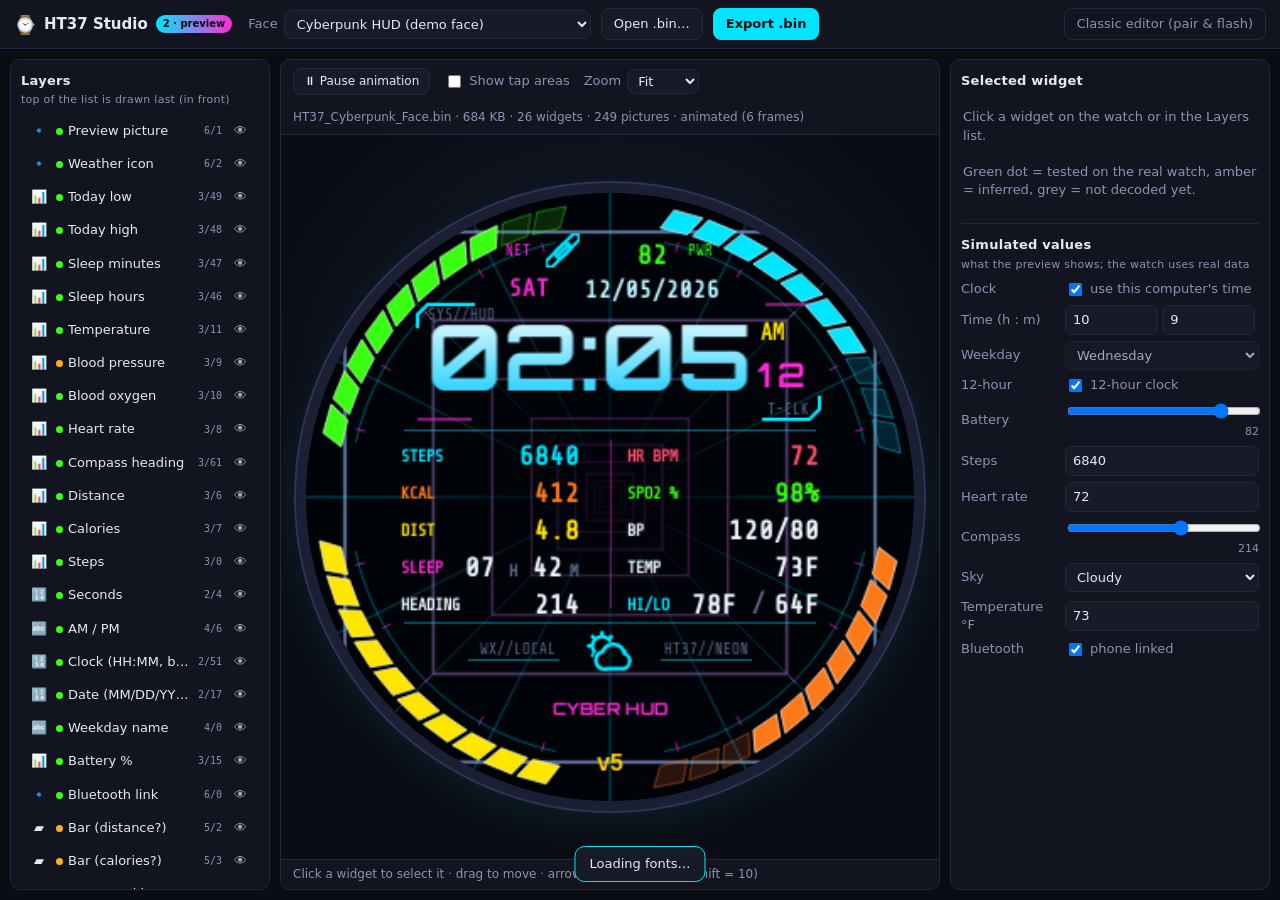
<file: editor2.html>
<!doctype html>
<html lang="en">
<head>
<meta charset="utf-8">
<meta name="viewport" content="width=device-width, initial-scale=1">
<title>HT37 Studio 2 (preview)</title>
<link rel="stylesheet" href="css/studio2.css">
<!--
  HT37 Studio 2: a clean, separate editor page. The classic editor (index.html) is untouched.
  Files: js/studio2/*.js (new), plus a few classic files used only to build our own demo faces (face recipes).
  See js/studio2/app.js for the page logic.
-->
</head>
<body>
<header class="top">
  <div class="brand"><span class="logo">⌚</span><b>HT37 Studio</b><span class="badge">2 · preview</span></div>
  <label class="field">Face
    <select id="faceSelect" title="Faces built by this tool"></select>
  </label>
  <button id="btnOpen" class="btn">Open .bin…</button>
  <input id="fileInput" type="file" accept=".bin" hidden>
  <button id="btnExport" class="btn primary" title="Save the face with your changes">Export .bin</button>
  <span class="spacer"></span>
  <a class="btn ghost" href="index.html" title="Pairing, flashing and the diagnostic tools live in the classic editor for now">Classic editor (pair &amp; flash)</a>
</header>

<main class="grid">
  <aside class="panel left">
    <h2>Layers <small>top of the list is drawn last (in front)</small></h2>
    <ul id="layerList" class="layers"></ul>
  </aside>

  <section class="stage">
    <div class="toolbar">
      <button id="btnPlay" class="btn small" title="Play or pause the animated background">⏸ Pause animation</button>
      <label class="check"><input id="chkTouch" type="checkbox"> Show tap areas</label>
      <label class="field small">Zoom
        <select id="zoomSelect"><option value="fit">Fit</option><option value="1">100%</option><option value="1.5">150%</option><option value="2">200%</option></select>
      </label>
      <span id="faceInfo" class="muted"></span>
    </div>
    <div class="watchwrap" id="watchWrap">
      <div class="watch" id="watch">
        <canvas id="face" width="360" height="360"></canvas>
        <canvas id="overlay" width="360" height="360"></canvas>
      </div>
    </div>
    <div class="hint" id="hint">Click a widget to select it · drag to move · arrow keys nudge 1 px (Shift = 10)</div>
  </section>

  <aside class="panel right">
    <section id="inspector"></section>
    <section>
      <h2>Simulated values <small>what the preview shows; the watch uses real data</small></h2>
      <div id="simPanel" class="sim"></div>
    </section>
  </aside>
</main>
<div id="toast" class="toast" hidden></div>

<!-- core (no DOM) -->
<script src="js/studio2/pa-codec.js"></script>
<script src="js/studio2/catalog.js"></script>
<script src="js/studio2/bin-model.js"></script>
<script src="js/studio2/renderer.js"></script>
<!-- face recipes: our own demo faces are built by these classic files -->
<script>window.HT37_noAutoFace = true; window.HT37_noMount = true;</script>
<script src="js/core/namespace.js"></script>
<script src="js/editor/widget-registry.js"></script>
<script src="js/editor/font-loader.js"></script>
<script src="js/editor/weather-icons.js"></script>
<script src="js/editor/widgets/bluetooth.js"></script>
<script src="js/dfu/face-builder.js"></script>
<script src="js/editor/diagnostic-face.js"></script>
<script src="js/editor/cyberpunk-face.js"></script>
<!-- page -->
<script src="js/studio2/app.js"></script>
</body>
</html>
</file>
<file: css/studio2.css>
/* HT37 Studio 2: clean dark layout. Three columns: layers | watch | selected widget + simulated values. */
:root {
  --bg: #0b0d14; --panel: #12151f; --panel2: #171b28; --line: #232842; --text: #e6e9f5; --muted: #8b93b3;
  --accent: #00e5ff; --accent2: #ff2bd6; --ok: #39ff14; --warn: #ffb020; --radius: 10px;
}
* { box-sizing: border-box; }
html, body { margin: 0; height: 100%; background: var(--bg); color: var(--text); font: 13px/1.4 system-ui, "Segoe UI", Roboto, Arial, sans-serif; }
body { display: flex; flex-direction: column; }
button, select, input { font: inherit; color: inherit; }
.top { display: flex; align-items: center; gap: 10px; padding: 8px 14px; background: var(--panel); border-bottom: 1px solid var(--line); flex-wrap: wrap; }
.brand { display: flex; align-items: center; gap: 8px; font-size: 15px; margin-right: 6px; }
.logo { font-size: 18px; }
.badge { font-size: 10px; padding: 2px 7px; border-radius: 99px; background: linear-gradient(90deg, var(--accent), var(--accent2)); color: #06080f; font-weight: 700; }
.spacer { flex: 1; }
.btn { background: var(--panel2); border: 1px solid var(--line); border-radius: 8px; padding: 6px 12px; cursor: pointer; text-decoration: none; display: inline-block; }
.btn:hover { border-color: var(--accent); }
.btn.primary { background: var(--accent); color: #04070d; border-color: var(--accent); font-weight: 600; }
.btn.ghost { background: transparent; color: var(--muted); }
.btn.small { padding: 4px 10px; font-size: 12px; }
.field { display: flex; align-items: center; gap: 6px; color: var(--muted); }
.field select, .field input { background: var(--panel2); border: 1px solid var(--line); border-radius: 8px; padding: 5px 8px; color: var(--text); }
.field.small select { padding: 3px 6px; }
.check { display: flex; align-items: center; gap: 5px; color: var(--muted); cursor: pointer; }
.muted { color: var(--muted); font-size: 12px; }
.grid { flex: 1; min-height: 0; display: grid; grid-template-columns: 260px minmax(380px, 1fr) 320px; gap: 10px; padding: 10px; }
.panel { background: var(--panel); border: 1px solid var(--line); border-radius: var(--radius); padding: 10px; overflow: auto; min-height: 0; }
.panel h2 { margin: 2px 0 8px; font-size: 13px; letter-spacing: .02em; }
.panel h2 small { display: block; font-weight: 400; color: var(--muted); font-size: 11px; margin-top: 2px; }
.right section + section { margin-top: 14px; padding-top: 10px; border-top: 1px solid var(--line); }

/* layers */
.layers { list-style: none; margin: 0; padding: 0; display: flex; flex-direction: column; gap: 3px; }
.layers li { display: grid; grid-template-columns: 22px 1fr auto 24px; align-items: center; gap: 6px; padding: 5px 6px; border-radius: 8px; border: 1px solid transparent; cursor: pointer; }
.layers li:hover { background: var(--panel2); }
.layers li.sel { background: rgba(0, 229, 255, .10); border-color: var(--accent); }
.layers li.hidden .nm { opacity: .4; text-decoration: line-through; }
.layers .ic { text-align: center; }
.layers .nm { overflow: hidden; text-overflow: ellipsis; white-space: nowrap; }
.layers .tag { font-size: 10px; color: var(--muted); font-family: ui-monospace, Consolas, monospace; }
.eye { background: none; border: 0; cursor: pointer; opacity: .7; padding: 0; }
.eye:hover { opacity: 1; }
.dot { display: inline-block; width: 7px; height: 7px; border-radius: 50%; margin-right: 5px; }
.dot.known { background: var(--ok); } .dot.guess { background: var(--warn); } .dot.unknown { background: #666c85; }

/* stage */
.stage { display: flex; flex-direction: column; min-width: 0; min-height: 0; background: var(--panel); border: 1px solid var(--line); border-radius: var(--radius); }
.toolbar { display: flex; gap: 14px; align-items: center; padding: 8px 12px; border-bottom: 1px solid var(--line); flex-wrap: wrap; }
.watchwrap { flex: 1; min-height: 0; display: grid; place-items: center; overflow: auto; padding: 14px;
  background: radial-gradient(circle at 50% 40%, #181c30 0, #0b0d14 70%); }
.watch { position: relative; border-radius: 50%; box-shadow: 0 0 0 10px #1b1f33, 0 0 0 12px #2d3354, 0 12px 50px rgba(0, 229, 255, .12); transform-origin: center; }
.watch canvas { display: block; border-radius: 50%; }
.watch #overlay { position: absolute; inset: 0; cursor: default; }
.hint { padding: 6px 12px; border-top: 1px solid var(--line); color: var(--muted); font-size: 12px; }

/* inspector */
.insp-title { display: flex; align-items: center; gap: 8px; font-size: 15px; font-weight: 600; margin: 2px 0 2px; }
.pill { font-size: 10px; padding: 2px 7px; border-radius: 99px; border: 1px solid var(--line); color: var(--muted); }
.pill.known { color: var(--ok); border-color: rgba(57, 255, 20, .4); } .pill.guess { color: var(--warn); border-color: rgba(255, 176, 32, .4); }
.help { color: var(--muted); margin: 4px 0 10px; }
.rows { display: grid; grid-template-columns: 90px 1fr; gap: 6px 8px; align-items: center; }
.rows label { color: var(--muted); }
.rows input[type=number], .rows input[type=text], .rows select { width: 100%; background: var(--panel2); border: 1px solid var(--line); border-radius: 7px; padding: 5px 7px; color: var(--text); }
.rows input[type=range] { width: 100%; }
.note { margin-top: 8px; padding: 7px 9px; border-radius: 8px; background: var(--panel2); color: var(--muted); font-size: 12px; }
.actions { display: flex; gap: 6px; margin-top: 10px; flex-wrap: wrap; }
details { margin-top: 10px; color: var(--muted); } details summary { cursor: pointer; }
details table { width: 100%; margin-top: 6px; font-family: ui-monospace, Consolas, monospace; font-size: 11px; } details td:first-child { color: var(--muted); }
.empty { color: var(--muted); padding: 10px 2px; }
.sim .rows { grid-template-columns: 96px 1fr; }
.sim .val { color: var(--muted); font-size: 11px; text-align: right; }
.toast { position: fixed; bottom: 18px; left: 50%; transform: translateX(-50%); background: var(--panel2); border: 1px solid var(--accent); padding: 8px 14px; border-radius: 10px; z-index: 9; }
@media (max-width: 980px) { .grid { grid-template-columns: 1fr; } .panel.left { max-height: 220px; } }
</file>
